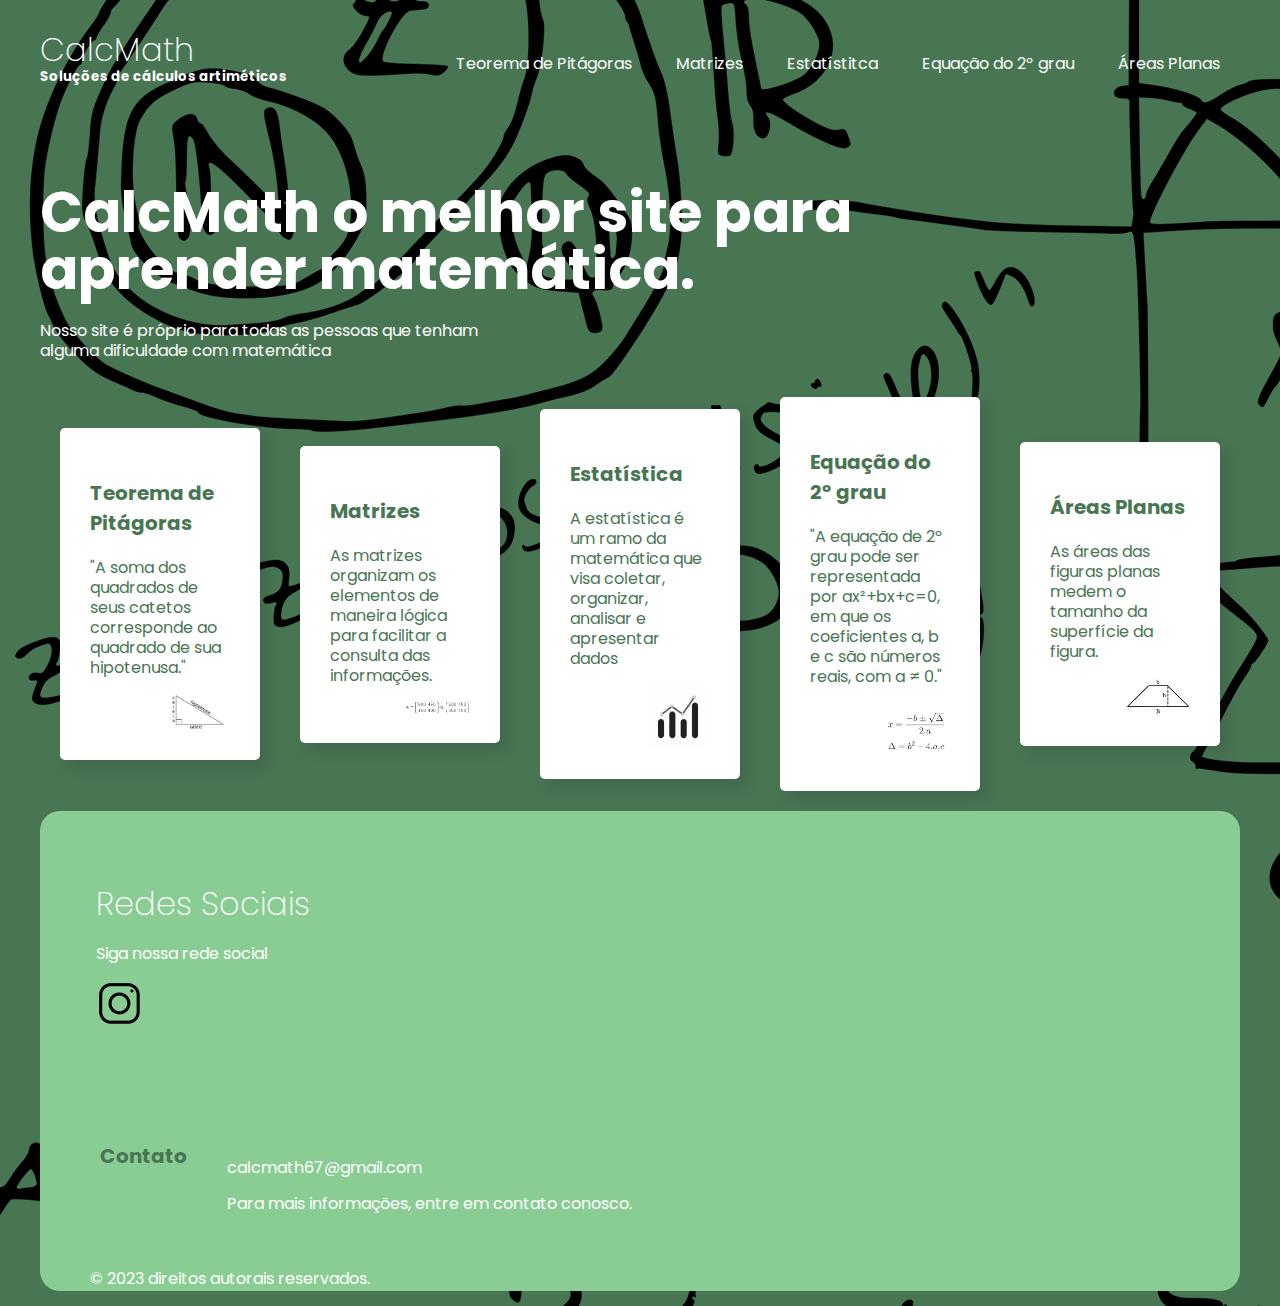
<file: index.html>
<!DOCTYPE html>
<html lang="pt-br">
<head>
    <meta charset="UTF-8">
    <meta http-equiv="X-UA-Compatible" content="IE=edge">
    <meta name="viewport" content="width=device-width, initial-scale=1.0">
    <link rel="stylesheet" href="css/style.css">
    <link rel="preconnect" href="https://fonts.googleapis.com">
<link rel="preconnect" href="https://fonts.gstatic.com" crossorigin>
<link href="https://fonts.googleapis.com/css2?family=Poppins:wght@300&display=swap" rel="stylesheet">
    <title>CalcMath</title>
</head>
<body background="img/pngwing.com (4).png">
    <header>
        <div id="title">
            <h1>CalcMath</h1>
            <h5>Soluções de cálculos artiméticos </h5>
        </div>

        <ul>
            <a href="teo.pi.html"><li>Teorema de Pitágoras</li></a>
            <a href="matriz.html"><li>Matrizes</li></a>
            <a href="estatistica.html"><li>Estatístitca</li></a>
            <a href="equa.html"><li>Equação do 2º grau</li></a>
            <a href="areasplanas.html"><li>Áreas Planas</li></a>
        </ul>
    </header>
      
    <main>
        <aside>
            <h2><span>CalcMath o melhor site para</span></h2>
            <h2> aprender matemática.</h2>
            <p>
            Nosso site é próprio para todas as pessoas que tenham alguma dificuldade com matemática
            </p>
        
        </aside>

    </main>

    <div class="row">
        <div class="card green">
        <a href="teo.pi.html"><h3>Teorema de Pitágoras</h3></a>
          <p>"A soma dos quadrados de seus catetos corresponde ao quadrado de sua hipotenusa."</p>
          <img class="image" src="img/trianguloretanguloteoremadepitagoras.png" alt="teo" />
          
        </div>
   
        <div class="card blue">
         <a href="matriz.html"><h3>Matrizes</h3></a>
          <p>As matrizes organizam os elementos de maneira lógica para facilitar a consulta das informações.</p>
          <img class="image" src="img/matriz.png" alt="matr" />
        </div>
   
        <div class="card red">
         <a href="estatistica.html"><h3>Estatística</h3></a>
          <p>A estatística é um ramo da matemática que visa coletar, organizar, analisar e apresentar dados</p>
          <img class="image" src="img/estat.png" alt="estat" />
        </div>

        <div class="card yellow">
        <a href="equa.html"><h3>Equação do 2º grau</h3></a>
            <p>"A equação de 2º grau pode ser representada por ax²+bx+c=0, em que os coeficientes a, b e c são números reais, com a ≠ 0."</p>
            <img class="image" src="img/Equacao-do-segundo-grau.png" alt="equa" />
          </div>

          <div class="card white">
        <a href="areasplanas.html"><h3>Áreas Planas</h3></a>
            <p>As áreas das figuras planas medem o tamanho da superfície da figura.</p> 
            <img class="image" src="img/Areas-de-Figuras-Planas-Trapezio.png" alt="" />
          </div>
      </div>


    <footer>
      <div id="footer_content">
      <div id="footer_contatos">
        <h1>Redes Sociais</h1>
      <p>Siga nossa rede social</p>
      <div class="social_media">
      <a href="https://instagram.com/calc__math?igshid=MzNlNGNkZWQ4Mg=="  class="footer_link">
        <img src="img/logo-ig-png-32463.png" alt="insta" id="instagram" width="50px" height="50px">
      </a>
      </div>

      </div>
      </div>

      <div class="footer_list">
        <ul>
          <li>
           <h3>Contato</h3><br>
           <li>
         <p>calcmath67@gmail.com</p>
         <p>Para mais informações, entre em contato conosco.</p>
           </li>
          </li>
           </ul>
     
      </div>
      
      <div id="footer_copyright">
      &#169
      2023 direitos autorais reservados.
      </div>
    </footer>
    






</body>
</html>
</file>
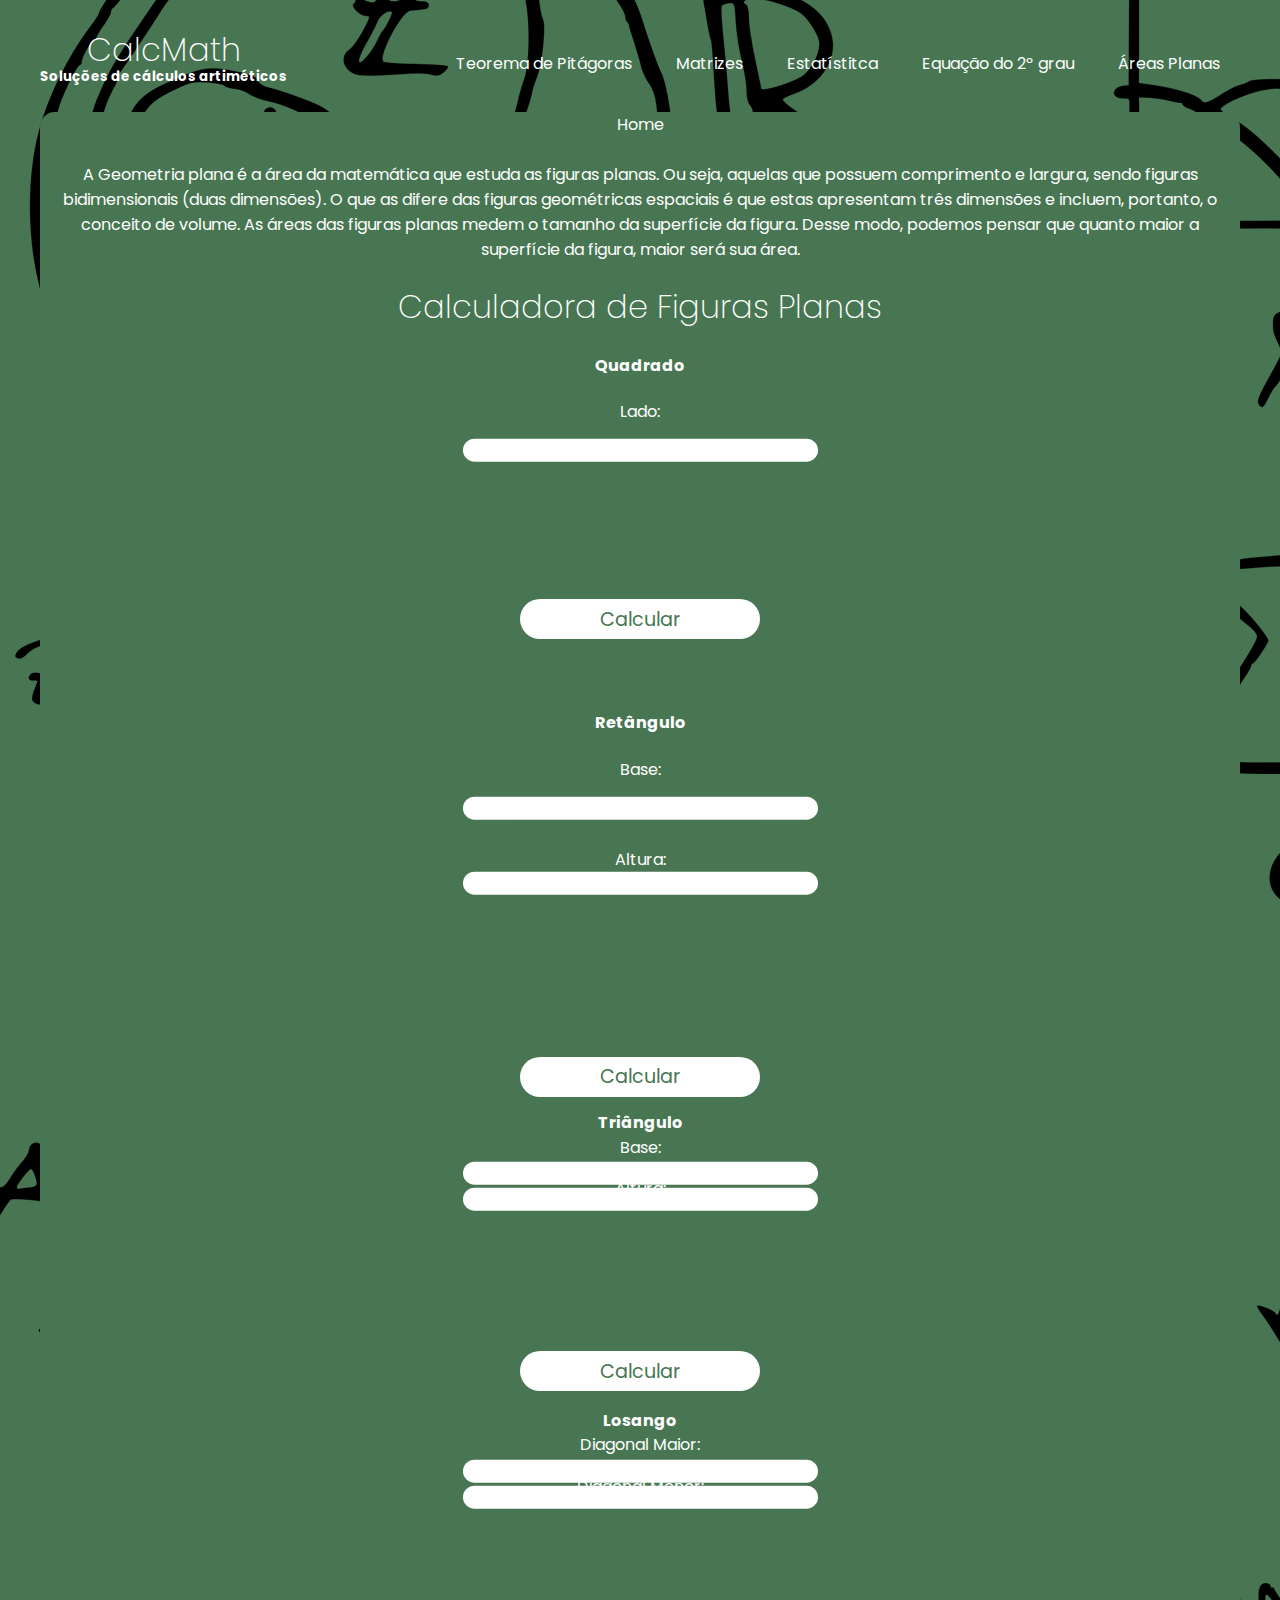
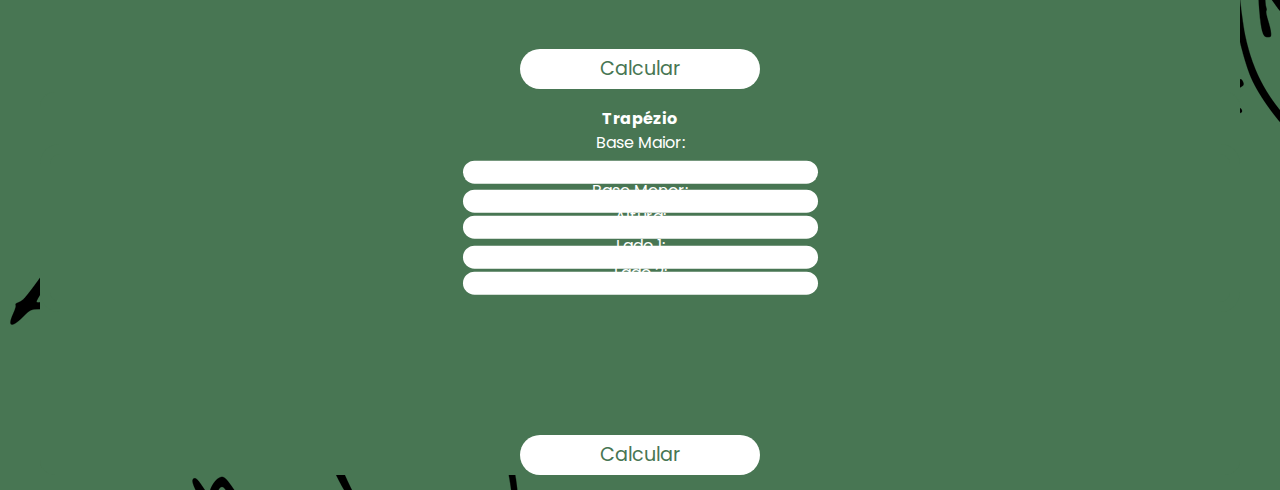
<file: areasplanas.html>
<!DOCTYPE html>
<html lang="pt-br">
<head>
    <meta charset="UTF-8">
    <meta name="viewport" content="width=device-width, initial-scale=1.0">
    <link rel="stylesheet" href="css2/styles.css">
    <link rel="stylesheet" href="css2/areas.css">
    <link rel="preconnect" href="https://fonts.gstatic.com" crossorigin>
<link href="https://fonts.googleapis.com/css2?family=Poppins:wght@300&display=swap" rel="stylesheet">
    <title>Áreas Planas</title>
</head>
<body background="img/pngwing.com (4).png">
        <header>
          <div id="title">
              <h1>CalcMath</h1>
              <h5>Soluções de cálculos artiméticos </h5>
          </div>
      
          <ul>
              <a href="teo.pi.html"><li>Teorema de Pitágoras</li></a>
              <a href="matriz.html"><li>Matrizes</li></a>
              <a href="estatistica.html"><li>Estatístitca</li></a>
              <a href="equa.html"><li>Equação do 2º grau</li></a>
              <a href="areaspla.html"><li>Áreas Planas</li></a>
          </ul>
      </header>

      <script>
      
        function calcularQuadrado() {
          var lado = parseFloat(document.getElementById("ladoQuadrado").value);
    
          var area = lado * lado;
          var perimetro = 4 * lado;
    
          exibirResultado("Quadrado", area, perimetro);
        }
    
    
        function calcularTriangulo() {
          var base = parseFloat(document.getElementById("baseTriangulo").value);
          var altura = parseFloat(document.getElementById("alturaTriangulo").value);
    
          var area = (base * altura) / 2;
          var perimetro = base * 3;
    
          exibirResultado("Triângulo", area, perimetro);
        }
    
        function exibirResultado(figura, area, perimetro) {
          var resultadoElement = document.getElementById("resultado");
          resultadoElement.innerHTML = "";
    
          var figuraLabel = document.createElement("p");
          figuraLabel.classList.add("result-label");
          figuraLabel.textContent = "Figura: " + figura;
    
          var areaLabel = document.createElement("p");
          areaLabel.classList.add("result-label");
          areaLabel.textContent = "Área: " + area.toFixed(2);
    
          var perimetroLabel = document.createElement("p");
          perimetroLabel.classList.add("result-label");
          perimetroLabel.textContent = "Perímetro: " + perimetro.toFixed(2);
    
          resultadoElement.appendChild(figuraLabel);
          resultadoElement.appendChild(areaLabel);
          resultadoElement.appendChild(perimetroLabel);
        }
    
    
        function calcularRetangulo() {
          var base = parseFloat(document.getElementById("baseRetangulo").value);
          var altura = parseFloat(document.getElementById("alturaRetangulo").value);
    
          var area = base * altura;
          var perimetro = 2 * (base + altura);
    
          exibirResultado("Retângulo", area, perimetro);
        }
    
    
        function calcularLosango() {
          var diagonalMaior = parseFloat(document.getElementById("diagonalMaiorLosango").value);
          var diagonalMenor = parseFloat(document.getElementById("diagonalMenorLosango").value);
    
          var area = (diagonalMaior * diagonalMenor) / 2;
          var perimetro = 4 * Math.sqrt((diagonalMaior * diagonalMaior + diagonalMenor * diagonalMenor) / 4);
    
          exibirResultado("Losango", area, perimetro);
        }
    
    
        function calcularTrapezio() {
          var baseMaior = parseFloat(document.getElementById("baseMaiorTrapezio").value);
          var baseMenor = parseFloat(document.getElementById("baseMenorTrapezio").value);
          var altura = parseFloat(document.getElementById("alturaTrapezio").value);
          var lado1 = parseFloat(document.getElementById("lado1Trapezio").value);
          var lado2 = parseFloat(document.getElementById("lado2Trapezio").value);
    
          var area = ((baseMaior + baseMenor) * altura) / 2;
          var perimetro = baseMaior + baseMenor + lado1 + lado2;
    
          exibirResultado("Trapézio", area, perimetro);
        }
    
        function exibirResultado(figura, area, perimetro) {
          var resultadoElement = document.getElementById("resultado");
          resultadoElement.innerHTML = "";
    
          var figuraLabel = document.createElement("p");
          figuraLabel.classList.add("result-label");
          figuraLabel.textContent = "Figura: " + figura;
    
          var areaLabel = document.createElement("p");
          areaLabel.classList.add("result-label");
          areaLabel.textContent = "Área: " + area.toFixed(2);
    
          var perimetroLabel = document.createElement("p");
          perimetroLabel.classList.add("result-label");
          perimetroLabel.textContent = "Perímetro: " + perimetro.toFixed(2);
    
          resultadoElement.appendChild(figuraLabel);
          resultadoElement.appendChild(areaLabel);
          resultadoElement.appendChild(perimetroLabel);
        }
     
      </script>
    
    <div class="container">
      <a href="index.html" id="link">Home</a> <br>
      <br>
        A Geometria plana é a área da matemática que estuda as figuras planas. Ou seja, aquelas que possuem comprimento e largura, sendo figuras bidimensionais (duas dimensões).
        O que as difere das figuras geométricas espaciais é que estas apresentam três dimensões e incluem, portanto, o conceito de volume.
        As áreas das figuras planas medem o tamanho da superfície da figura. Desse modo, podemos pensar que quanto maior a superfície da figura, maior será sua área.
    


        <h1>Calculadora de Figuras Planas</h1>
    
        <h4>Quadrado</h4>
        <label for="ladoQuadrado" class="input-label">Lado:</label>
        <div class="input">
        <input type="number" id="ladoQuadrado">
      </div>
      <div id="btn">
        <button onclick="calcularQuadrado()">Calcular</button>
      </div>
      <br>

     <br><h4>Retângulo</h4>
     <label for="baseRetangulo" class="input-label">Base:</label>
     <div class="input">
     <input type="number" id="baseRetangulo">
     <br>
     <br><label for="alturaRetangulo" class="input-label">Altura:</label>
     <br><input type="number" id="alturaRetangulo">
     </div>
     <br>
     <div id="btn">
     <button onclick="calcularRetangulo()">Calcular</button>
    
    <br>
    
    <br><h4>Triângulo</h4>
    <label for="baseTriangulo" class="input-label">Base:</label>
    <div class="input">
    <input type="number" id="baseTriangulo">
    <br>
    <label for="alturaTriangulo" class="input-label">Altura:</label>
    <br><input type="number" id="alturaTriangulo">
  </div>
  <br>
  <div id="btn">
    <button onclick="calcularTriangulo()">Calcular</button>
  </div>
<br>
  <div></div>
   <br> <h4>Losango</h4>
    <label for="diagonalMaiorLosango" class="input-label">Diagonal Maior:</label>
    <div class="input">
    <input type="number" id="diagonalMaiorLosango">
    <br>
    <label for="diagonalMenorLosango" class="input-label">Diagonal Menor:</label>
    <br><input type="number" id="diagonalMenorLosango">
  </div>
  <br>

  <div id="btn">
    <button onclick="calcularLosango()">Calcular</button>
  </div>

<br>
  <div class="container">
   <br><h4>Trapézio</h4>
    <label for="baseMaiorTrapezio" class="input-label">Base Maior:</label>
    <div class="input">
    <br><input type="number" id="baseMaiorTrapezio">
    <br>
    <br>
    <label for="baseMenorTrapezio" class="input-label">Base Menor:</label>
    <br><input type="number" id="baseMenorTrapezio">
    <br>
    <label for="alturaTrapezio" class="input-label">Altura:</label>
    <br><input type="number" id="alturaTrapezio">
    <br>
    <br>
    <label for="lado1Trapezio" class="input-label">Lado 1:</label>
    <br><input type="number" id="lado1Trapezio">
    <br>
    <label for="lado2Trapezio" class="input-label">Lado 2:</label>
    <br><input type="number" id="lado2Trapezio"> 
    <br>
  </div>
    <br>
  <div id="btn">
    <button onclick="calcularTrapezio()">Calcular</button></div>
  

    <div id="resultado"></div>
  </div>

  </div>
</body>
</html>
</file>
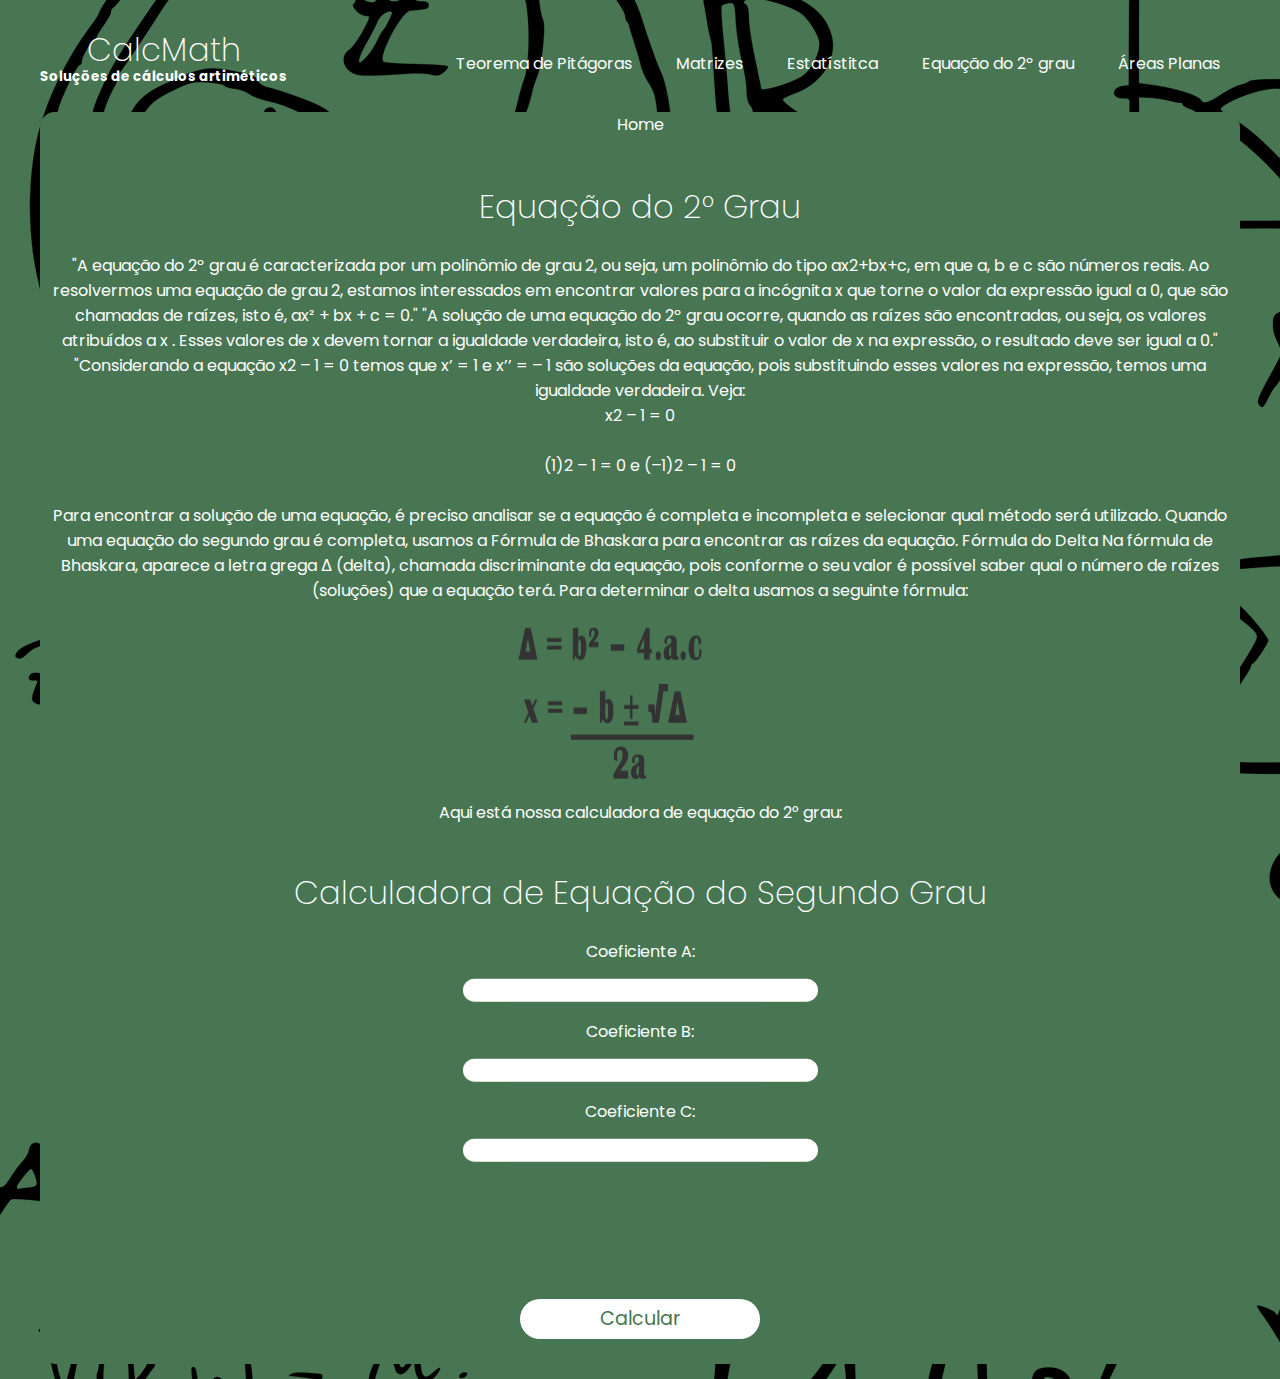
<file: equa.html>
<!DOCTYPE html>
<html lang="pt-br">
<head>
    <meta charset="UTF-8">
    <meta name="viewport" content="width=device-width, initial-scale=1.0">
    <link rel="stylesheet" href="css2/styles.css">
    <link rel="stylesheet" href="css2/equa.css">
    <link rel="preconnect" href="https://fonts.gstatic.com" crossorigin>
<link href="https://fonts.googleapis.com/css2?family=Poppins:wght@300&display=swap" rel="stylesheet">
    <title>Equação do 2º grau</title>
</head>
<body background="img/pngwing.com (4).png">
        <header>
          <div id="title">
              <h1>CalcMath</h1>
              <h5>Soluções de cálculos artiméticos </h5>
          </div>
      
          <ul>
              <a href="teo.pi.html"><li>Teorema de Pitágoras</li></a>
              <a href="matriz.html"><li>Matrizes</li></a>
              <a href="estatistica.html"><li>Estatístitca</li></a>
              <a href="equa.html"><li>Equação do 2º grau</li></a>
              <a href="areaspla.html"><li>Áreas Planas</li></a>
          </ul>
      </header>
      <script>
        function resolverEquacao() {
          var a = parseFloat(document.getElementById("coeficienteA").value);
          var b = parseFloat(document.getElementById("coeficienteB").value);
          var c = parseFloat(document.getElementById("coeficienteC").value);
    
          var discriminante = b * b - 4 * a * c;
          var solucao1, solucao2;
    
          if (discriminante > 0) {
            solucao1 = (-b + Math.sqrt(discriminante)) / (2 * a);
            solucao2 = (-b - Math.sqrt(discriminante)) / (2 * a);
            exibirResultado("Duas raízes reais diferentes: x1 = " + solucao1.toFixed(2) + ", x2 = " + solucao2.toFixed(2));
          } else if (discriminante === 0) {
            solucao1 = -b / (2 * a);
            exibirResultado("Uma raiz real: x = " + solucao1.toFixed(2));
          } else {
            exibirResultado("Não existem raízes reais.");
          }
        }
    
        function exibirResultado(resultado) {
          var resultadoElement = document.getElementById("resultado");
          resultadoElement.innerHTML = "";
    
          var resultadoLabel = document.createElement("p");
          resultadoLabel.classList.add("result-label");
          resultadoLabel.textContent = resultado;
    
          resultadoElement.appendChild(resultadoLabel);
        }
      </script>
    </head>


    
    
      <div class="container">
        <a href="index.html" id="link">Home</a> <br>
        <br>
        <h1>Equação do 2° Grau</h1>
        
          "A equação do 2º grau é caracterizada por um polinômio de grau 2, ou seja, um polinômio do tipo ax2+bx+c, em que a, b e c são números reais. Ao resolvermos uma equação de grau 2, estamos interessados em encontrar valores para a incógnita x que torne o valor da expressão igual a 0, que são chamadas de raízes, isto é, ax² + bx + c = 0."


          "A solução de uma equação do 2º grau ocorre, quando as raízes são encontradas, ou seja, os valores atribuídos a x . Esses valores de x devem tornar a igualdade verdadeira, isto é, ao substituir o valor de x na expressão, o resultado deve ser igual a 0."
          "Considerando a equação x2 – 1 = 0 temos que x’ = 1 e x’’ = – 1 são soluções da equação, pois substituindo esses valores na expressão, temos uma igualdade verdadeira. Veja: 
        <br>  x2 – 1 = 0 
        <br>
         <br> (1)2 – 1 = 0 e (–1)2 – 1 = 0

 <br>
        <br> Para encontrar a solução de uma equação, é preciso analisar se a equação é completa e incompleta e selecionar qual método será utilizado.
         Quando uma equação do segundo grau é completa, usamos a Fórmula de Bhaskara para encontrar as raízes da equação.
        
        Fórmula do Delta
        Na fórmula de Bhaskara, aparece a letra grega Δ (delta), chamada discriminante da equação, pois conforme o seu valor é possível saber qual o número de raízes (soluções) que a equação terá.
        
        Para determinar o delta usamos a seguinte fórmula:
       
        <div id="image">
         <img src="img/pngwing.com (2).png" alt="equa" width="200px" height="200px">
        </div>

      <p> Aqui está nossa calculadora de equação do 2° grau:</p>
      <br>

        <h1>Calculadora de Equação do Segundo Grau</h1>
        <label for="coeficienteA" class="input-label">Coeficiente A:</label>
        <div class="input">
        <input type="number" id="coeficienteA">
      </div>
        <label for="coeficienteB" class="input-label">Coeficiente B:</label>
        <div class="input">
        <input type="number" id="coeficienteB">
      </div>
        <label for="coeficienteC" class="input-label">Coeficiente C:</label>
        <div class="input">
        <input type="number" id="coeficienteC">
      </div>

      <div id="btn">
        <button onclick="resolverEquacao()">Calcular</button>
      </div>
      <br>
        <div id="resultado"></div>
      </div>

</body>
</html>
</file>
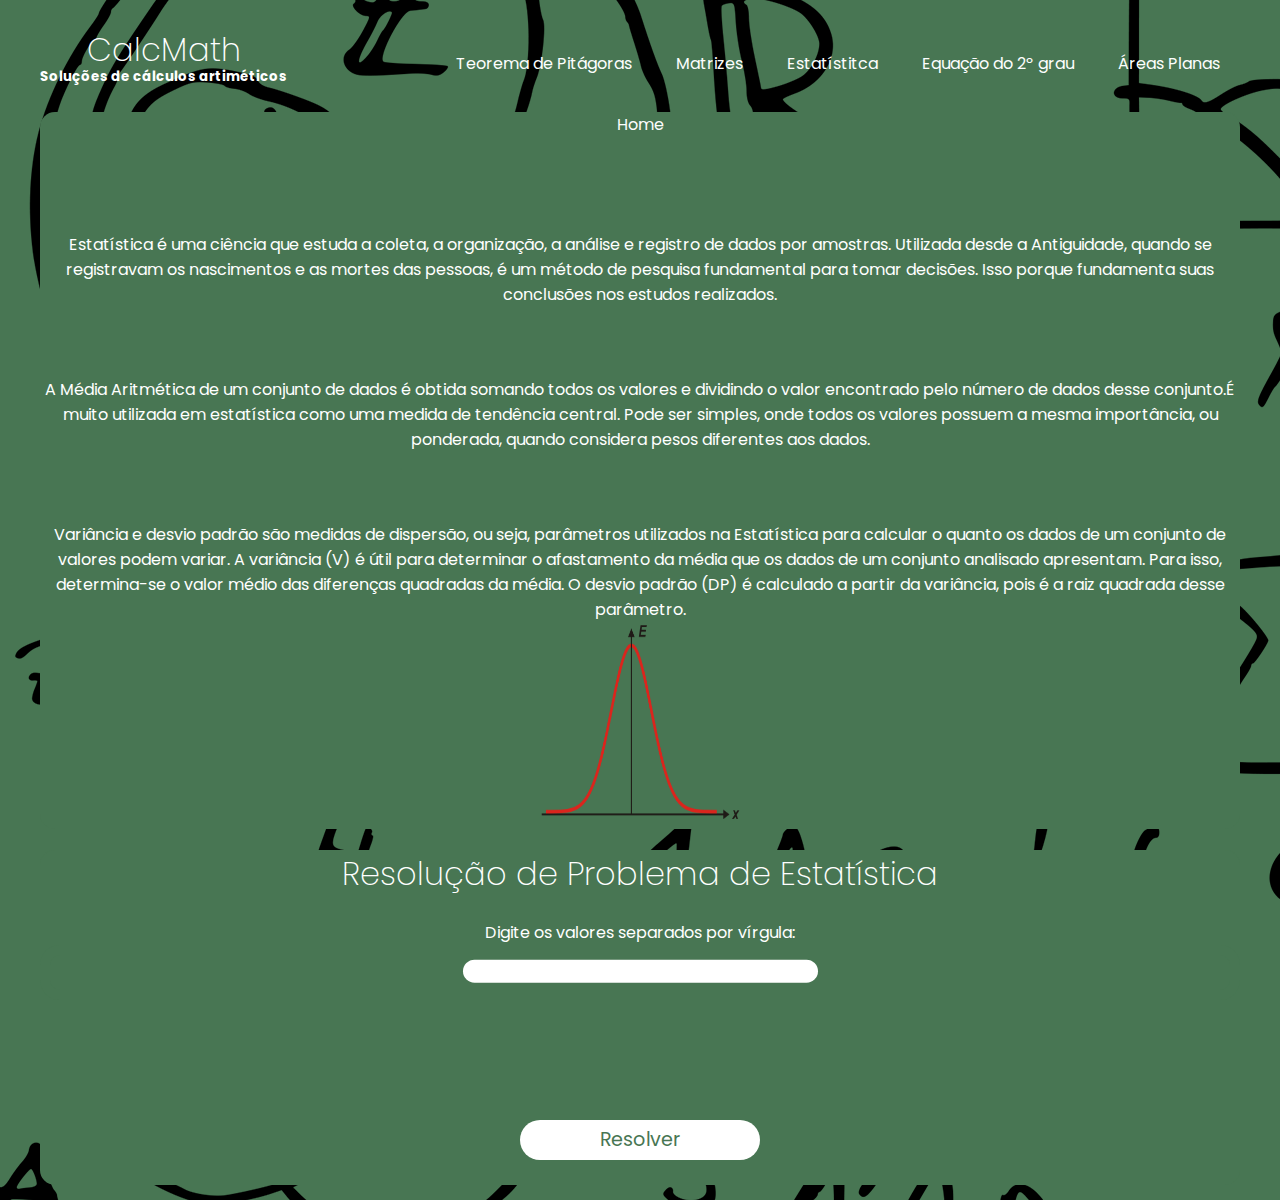
<file: estatistica.html>
<!DOCTYPE html>
<html lang="pt-br">
<head>
    <meta charset="UTF-8">
    <meta name="viewport" content="width=device-width, initial-scale=1.0">
    <link rel="stylesheet" href="css2/styles.css">
    <link rel="stylesheet" href="css2/estatistica.css">
    <link rel="preconnect" href="https://fonts.gstatic.com" crossorigin>
<link href="https://fonts.googleapis.com/css2?family=Poppins:wght@300&display=swap" rel="stylesheet">
    <title>Estatística</title>
</head>
<body background="img/pngwing.com (4).png">
        <header>
          <div id="title">
              <h1>CalcMath</h1>
              <h5>Soluções de cálculos artiméticos </h5>
          </div>
      
          <ul>
              <a href="teo.pi.html"><li>Teorema de Pitágoras</li></a>
              <a href="matriz.html"><li>Matrizes</li></a>
              <a href="estatistica.html"><li>Estatístitca</li></a>
              <a href="equa.html"><li>Equação do 2º grau</li></a>
              <a href="areaspla.html"><li>Áreas Planas</li></a>
          </ul>
      </header>
      <script>
    function resolverProblema() {
        var valores = document.getElementById("valores").value;
        var valoresArray = valores.split(",").map(Number);
  
        var soma = valoresArray.reduce((total, valor) => total + valor, 0);
        var media = soma / valoresArray.length;
  
        var diferencaQuadrados = valoresArray.map(valor => Math.pow(valor - media, 2));
        var somaDiferencaQuadrados = diferencaQuadrados.reduce((total, valor) => total + valor, 0);
        var variancia = somaDiferencaQuadrados / valoresArray.length;
        var desvioPadrao = Math.sqrt(variancia);
  
        exibirResultado(media, variancia, desvioPadrao);
      }
  
      function exibirResultado(media, variancia, desvioPadrao) {
        var resultadoContainer = document.getElementById("resultado-container");
        resultadoContainer.innerHTML = "";
  
        var mediaLabel = document.createElement("p");
        mediaLabel.classList.add("result-label");
        mediaLabel.textContent = "Média: " + media.toFixed(2);
  
        var varianciaLabel = document.createElement("p");
        varianciaLabel.classList.add("result-label");
        varianciaLabel.textContent = "Variância: " + variancia.toFixed(2);
  
        var desvioPadraoLabel = document.createElement("p");
        desvioPadraoLabel.classList.add("result-label");
        desvioPadraoLabel.textContent = "Desvio Padrão: " + desvioPadrao.toFixed(2);
  
        resultadoContainer.appendChild(mediaLabel);
        resultadoContainer.appendChild(varianciaLabel);
        resultadoContainer.appendChild(desvioPadraoLabel);
      }
    </script>

    <div class="container">
      <a href="index.html" id="link">Home</a> <br>
      <br>

    <p> <h3>Estatística</h3>
        Estatística é uma ciência que estuda a coleta, a organização, a análise e registro de dados por amostras.
        Utilizada desde a Antiguidade, quando se registravam os nascimentos e as mortes das pessoas, é um método de pesquisa fundamental para tomar decisões. Isso porque fundamenta suas conclusões nos estudos realizados.

       <h3>Média Aritmética</h3>
        A Média Aritmética de um conjunto de dados é obtida somando todos os valores e dividindo o valor encontrado pelo número de dados desse conjunto.É muito utilizada em estatística como uma medida de tendência central.
        Pode ser simples, onde todos os valores possuem a mesma importância, ou ponderada, quando considera pesos diferentes aos dados.

        <h3>Variância e Desvio Padrão</h3>
       
            Variância e desvio padrão são medidas de dispersão, ou seja, parâmetros utilizados na Estatística para calcular o quanto os dados de um conjunto de valores podem variar.
            A variância (V) é útil para determinar o afastamento da média que os dados de um conjunto analisado apresentam. Para isso, determina-se o valor médio das diferenças quadradas da média.
            O desvio padrão (DP) é calculado a partir da variância, pois é a raiz quadrada desse parâmetro.
        
    </p>
      <div class="image">
      <img src="img/pngegg (1).png" alt="estat" width="200px" height="200px">
      </div>
    </div>


    <div class="container">
      <h1>Resolução de Problema de Estatística</h1>

      <label for="valores" class="input-label">Digite os valores separados por vírgula:</label>
       <div class="input">
      <input type="text" id="valores">
    </div>
     
    <div id="btn">
      <button onclick="resolverProblema()">Resolver</button>
    </div>

      <br><div id="resultado-container" class="result-container"></div>
    
    </div>


</body>
</html>
</file>
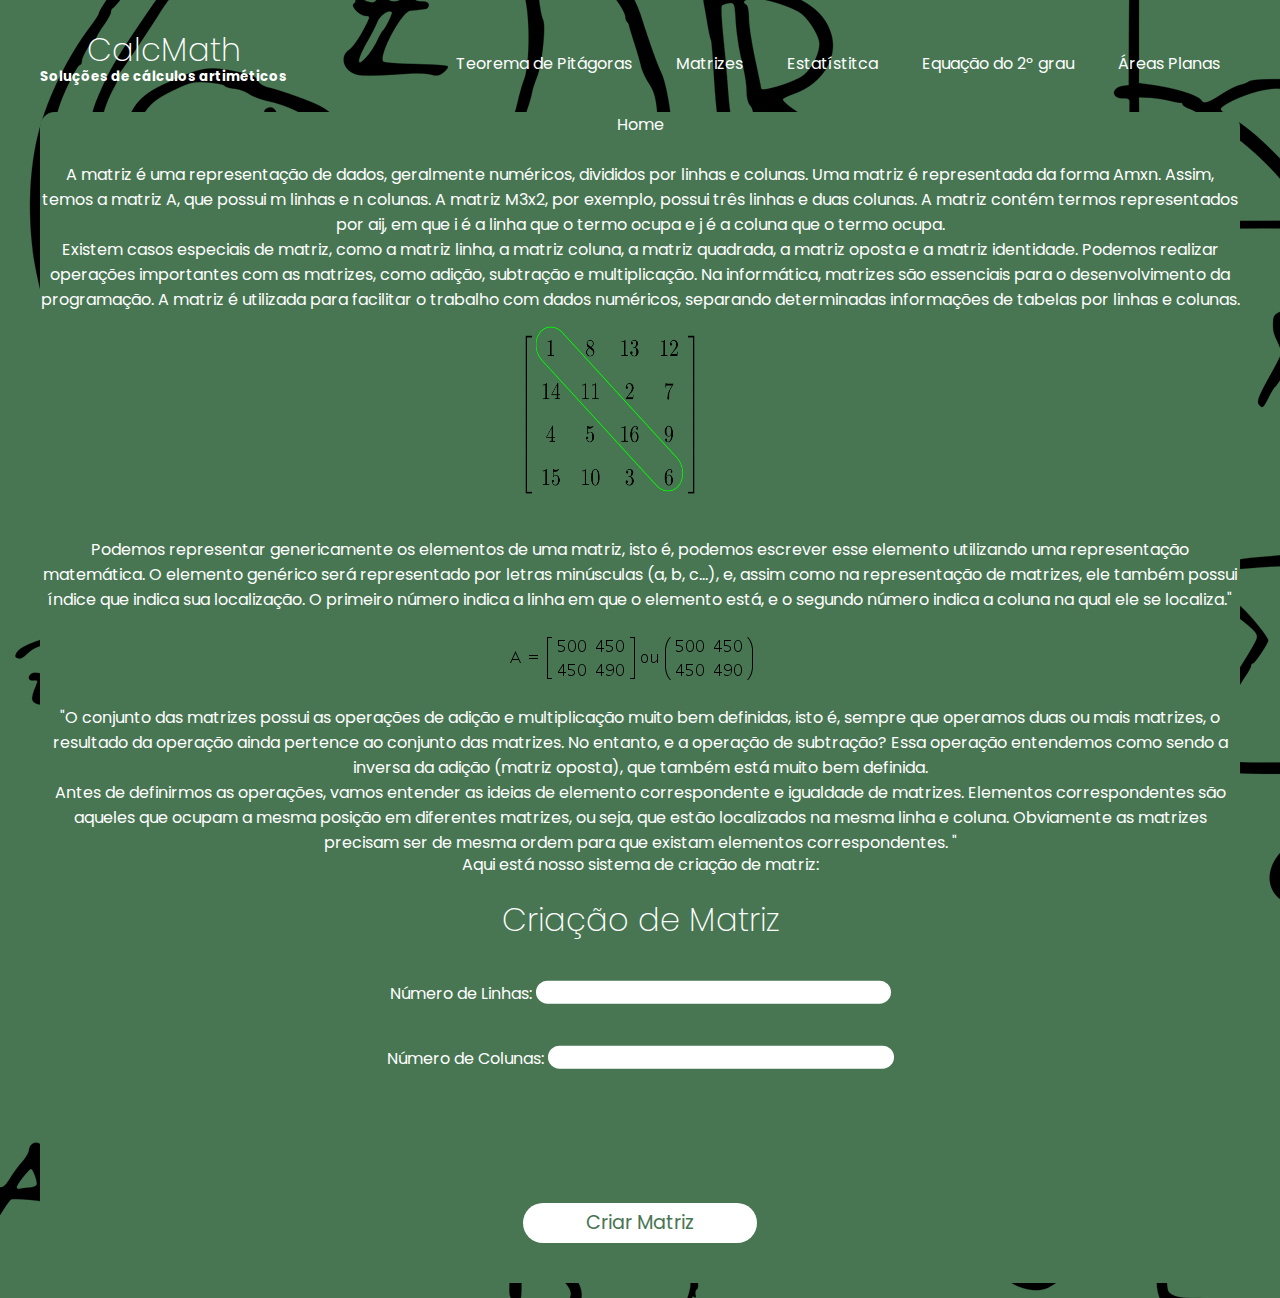
<file: matriz.html>
<!DOCTYPE html>
<html lang="pt-br">
<head>
    <meta charset="UTF-8">
    <meta name="viewport" content="width=device-width, initial-scale=1.0">
    <link rel="stylesheet" href="css2/styles.css">
    <link rel="stylesheet" href="css2/matriz.css">
    <link rel="preconnect" href="https://fonts.gstatic.com" crossorigin>
<link href="https://fonts.googleapis.com/css2?family=Poppins:wght@300&display=swap" rel="stylesheet">
    <title>Matrizes</title>
</head>
<body background="img/pngwing.com (4).png">
        <header>
          <div id="title">
              <h1>CalcMath</h1>
              <h5>Soluções de cálculos artiméticos </h5>
          </div>
      
          <ul>
              <a href="teo.pi.html"><li>Teorema de Pitágoras</li></a>
              <a href="matriz.html"><li>Matrizes</li></a>
              <a href="estatistica.html"><li>Estatístitca</li></a>
              <a href="equa.html"><li>Equação do 2º grau</li></a>
              <a href="areaspla.html"><li>Áreas Planas</li></a>
          </ul>
      </header>

    <script>
        function criarMatriz() {
      var numLinhas = parseInt(document.getElementById("numLinhas").value);
      var numColunas = parseInt(document.getElementById("numColunas").value);

      var matriz = [];

      for (var i = 0; i < numLinhas; i++) {
        var linha = [];
        for (var j = 0; j < numColunas; j++) {
          var elemento = Math.floor(Math.random() * 100) + 1; // Preenche com números inteiros de 1 a 100
          linha.push(elemento);
        }
        matriz.push(linha);
      }

      exibirMatriz(matriz);
    }

    function exibirMatriz(matriz) {
      var resultado = document.getElementById("resultado");
      resultado.innerHTML = "";

      for (var i = 0; i < matriz.length; i++) {
        var linha = matriz[i];
        var linhaHTML = "<p>";
        for (var j = 0; j < linha.length; j++) {
          linhaHTML += linha[j] + " ";
        }
        linhaHTML += "</p>";
        resultado.innerHTML += linhaHTML;
      }
    }
    </script>
    <div class="container">
      <a href="index.html" id="link">Home</a> <br>
    
      <br>
    A matriz é uma representação de dados, geralmente numéricos, divididos por linhas e colunas. Uma matriz é representada da forma Amxn.  Assim, temos a matriz A, que possui m linhas e n colunas. A matriz M3x2, por exemplo, possui três linhas e duas colunas. A matriz contém termos representados por aij, em que i é a linha que o termo ocupa e j é a coluna que o termo ocupa.
    <br>
    Existem casos especiais de matriz, como a matriz linha, a matriz coluna, a matriz quadrada, a matriz oposta e a matriz identidade. Podemos realizar operações importantes com as matrizes, como adição, subtração e multiplicação. Na informática, matrizes são essenciais para o desenvolvimento da programação. A matriz é utilizada para facilitar o trabalho com dados numéricos, separando determinadas informações de tabelas por linhas e colunas.
   

    <div id="image">
     <img src="img/kisspng-diagonal-matrix-diagonal-matrix-macierz-skalarna-t-5bea3075c94b02.7277953915420744858245.png" alt="matriz" width="200px" height="200px" >
    </div>

    <br>
    Podemos representar genericamente os elementos de uma matriz, isto é, podemos escrever esse elemento utilizando uma representação matemática. O elemento genérico será representado por letras minúsculas (a, b, c…), e, assim como na representação de matrizes, ele também possui índice que indica sua localização. O primeiro número indica a linha em que o elemento está, e o segundo número indica a coluna na qual ele se localiza."
    <br>

    <br> <div id="image">
    <img src="img/matriz.png" alt="">
     </div>

    <br> "O conjunto das matrizes possui as operações de adição e multiplicação muito bem definidas, isto é, sempre que operamos duas ou mais matrizes, o resultado da operação ainda pertence ao conjunto das matrizes. No entanto, e a operação de subtração? Essa operação entendemos como sendo a inversa da adição (matriz oposta), que também está muito bem definida.
    <br>
    Antes de definirmos as operações, vamos entender as ideias de elemento correspondente e igualdade de matrizes. Elementos correspondentes são aqueles que ocupam a mesma posição em diferentes matrizes, ou seja, que estão localizados na mesma linha e coluna. Obviamente as matrizes precisam ser de mesma ordem para que existam elementos correspondentes. "
    
    <br> <p>
        Aqui está nosso sistema de criação de matriz:
      </p>

<div class="h1">
    <h1>Criação de Matriz</h1>
    </div>
    <div class="input">
    <div class="matriz">
    <label for="numLinhas">Número de Linhas:</label>
    <input type="number" id="numLinhas">
    </div>
    <br>
    
    <div class="input">
    <label for="numColunas">Número de Colunas:</label>
    <input type="number" id="numColunas">
    </div>

    <div id="btn">
    <button id="botao" onclick="criarMatriz()">Criar Matriz</button>
    </div>
    <br>
    <div id="resultado">

    </div>
</body>
</html>
</file>
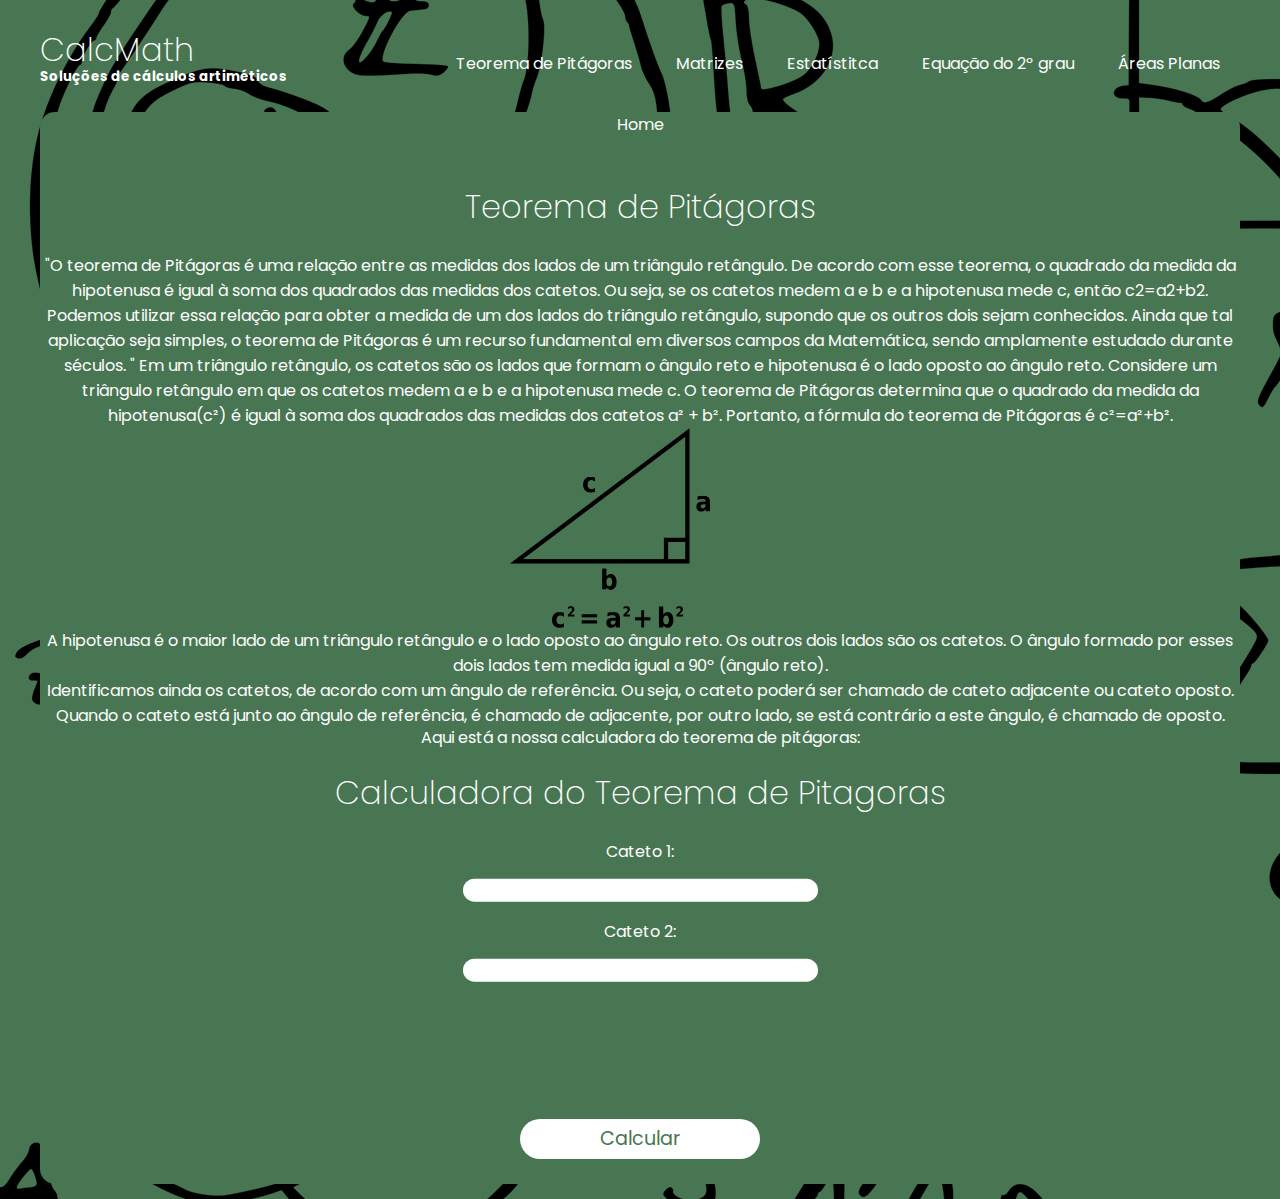
<file: teo.pi.html>
<!DOCTYPE html>
<html lang="pt-br">
<head>
    <meta charset="UTF-8">
    <meta name="viewport" content="width=device-width, initial-scale=1.0">
    <link rel="stylesheet" href="css2/styles.css">
    <link rel="preconnect" href="https://fonts.gstatic.com" crossorigin>
<link href="https://fonts.googleapis.com/css2?family=Poppins:wght@300&display=swap" rel="stylesheet">
  <link rel="stylesheet" href="css2/teo.css">
    <title>Teorema de Pitágoras</title>
</head>
<body background="img/pngwing.com (4).png">
  <header>
    <div id="title">
        <h1>CalcMath</h1>
        <h5>Soluções de cálculos artiméticos </h5>
    </div>

    <ul>
        <a href="teo.pi.html"><li>Teorema de Pitágoras</li></a>
        <a href="matriz.html"><li>Matrizes</li></a>
        <a href="estatistica.html"><li>Estatístitca</li></a>
        <a href="equa.html"><li>Equação do 2º grau</li></a>
        <a href="areaspla.html"><li>Áreas Planas</li></a>
    </ul>
</header>

<script>
  
    function calcularHipotenusa() {
      var cateto1 = parseFloat(document.getElementById("cateto1").value);
      var cateto2 = parseFloat(document.getElementById("cateto2").value);

      var hipotenusa = Math.sqrt(cateto1 * cateto1 + cateto2 * cateto2);

      exibirResultado(hipotenusa);
    }

    function exibirResultado(hipotenusa) {
      var resultadoElement = document.getElementById("resultado");
      resultadoElement.innerHTML = "";

      var resultLabel = document.createElement("p");
      resultLabel.classList.add("result-label");
      resultLabel.textContent = "Hipotenusa: " + hipotenusa.toFixed(2);

      resultadoElement.appendChild(resultLabel);
    }
  
</script>

<div class="container">
  <a href="index.html" id="link">Home</a> <br>
  <br>
  <h1>Teorema de Pitágoras</h1>
   "O teorema de Pitágoras é uma relação entre as medidas dos lados de um triângulo retângulo. De acordo com esse teorema, o quadrado da medida da hipotenusa é igual à soma dos quadrados das medidas dos catetos. Ou seja, se os catetos medem a e b e a hipotenusa mede c, então c2=a2+b2.
    Podemos utilizar essa relação para obter a medida de um dos lados do triângulo retângulo, supondo que os outros dois sejam conhecidos. Ainda que tal aplicação seja simples, o teorema de Pitágoras é um recurso fundamental em diversos campos da Matemática, sendo amplamente estudado durante séculos. " Em um triângulo retângulo, os catetos são os lados que formam o ângulo reto e hipotenusa é o lado oposto ao ângulo reto. 
    Considere um triângulo retângulo em que os catetos medem a e b e a hipotenusa mede c. O teorema de Pitágoras determina que o quadrado da medida da hipotenusa(c²) é igual à soma dos quadrados das medidas dos catetos a² + b². Portanto, a fórmula do teorema de Pitágoras é c²=a²+b².

    <br><div id="image">
      <img src="img/pngwing.com (5).png" alt="teo" width="200px" height="200px">
      </div>
    
    A hipotenusa é o maior lado de um triângulo retângulo e o lado oposto ao ângulo reto. Os outros dois lados são os catetos. O ângulo formado por esses dois lados tem medida igual a 90º (ângulo reto). <br>
 Identificamos ainda os catetos, de acordo com um ângulo de referência. Ou seja, o cateto poderá ser chamado de cateto adjacente ou cateto oposto.
  Quando o cateto está junto ao ângulo de referência, é chamado de adjacente, por outro lado, se está contrário a este ângulo, é chamado de oposto.


  <br> <p>
    Aqui está a nossa calculadora do teorema de pitágoras:
  </p>

  <h1>Calculadora do Teorema de Pitagoras</h1>
  <label for="cateto1" class="input-label">Cateto 1:</label>
<div class="input">
  <input type="number" id="cateto1">
</div>

<label for="cateto2" class="input-label">Cateto 2:</label>
<div class="input">
  <input type="number" id="cateto2">
</div>

<div id="btn">
  <button onclick="calcularHipotenusa()">Calcular</button>
</div>
  <br><div id="resultado"></div>
</div>

</div>
</body>
</html>
</file>
<file: css/style.css>
body{
    background-color: rgb(72, 118, 83);
    color: white;
    font-family: 'Poppins', sans-serif;
    max-width: 1200px;
    margin: 0 auto;
    padding: 15px;
    
    
}

header{
    display: flex;
    flex-direction: row;
    justify-content: space-between;
    align-items: center;
}

#title{
    flex-direction: column;
    line-height: 5px;
}

li{
    display: inline-block;
    margin: 20px;
}

a{
    color: rgb(253, 254, 254);
}

a:hover{
    color: rgb(138, 205, 148);
    transition: 0.3s all;
}

h1{
    font-weight: 200;
}

main{
    display: flex;
    flex-direction: row;
    margin-top: 50px;
}

h2, h4{
    font-size: 56px;
    line-height: 10px;
    font-family: 'Poppins', sans-serif
    
}

span{
    color: rgb(255, 255, 255);
}

p{
    line-height: 20px;
    max-width: 500px;
    font-family: 'Poppins', sans-serif;
}



h3{
    color: rgb(72, 118, 83);
    font-size: 20px;
}



  .row {
    display: flex;
    justify-content: center;
    align-items: center;
  }

  .card {
    border-radius: 5px;
    box-shadow: 7px 7px 13px 0px rgba(50, 50, 50, 0.22);
    padding: 30px;
    margin: 20px;
    width: 400px;
    transition: all 0.3s ease-out;
    background-color: #ffffff;
  }

  .card:hover {
    transform: translateY(-5px);
    cursor: pointer;
  }
   
  .card p {
    color: rgb(72, 118, 83);
    font-size: 16px;
  }
   
  .image {
    float: right;
    max-width: 64px;
    max-height: 64px;
  }


.container{
   background-color:rgb(138, 205, 148);
   border-radius: 15px;
   color:rgb(72, 118, 83);
   margin: auto;
}

footer{
    width: 100%;
    color: var(--color-neutral-40);
    background-color: rgb(138, 205, 148);
    border-radius: 20px;
}

#footer_content{
    background-color: var(--color-neutral-10);
    display: grid;
    grid-template-columns: repeat(4, 1fr);
    padding: 3rem 3.5rem;
}

#footer_contatos h1 {
   margin-bottom: 0.75rem;
}

#footer_social_media{
    display: flex;
    gap: 2rem;
    margin-top: 1.5rem;
    border-radius: 20px;
}

#footer_list{
    display: flex;
    flex-direction: row;
    justify-content: space-between;
    align-items: center;
}

#footer_social_media .footer_link{
    height: 2.5rem;
    width: 2.5rem;
    color: var(--color-neutral-40);
    border-radius: 20px;
}

#instagram{
    background: transparent;
    left: 30px;
}

#footer_copyright{
    margin-left: 50px;
}
</file>
<file: css2/styles.css>
body{
    background-color: rgb(72, 118, 83);
    color: white;
    font-family: 'Poppins', sans-serif;
    max-width: 1200px;
    margin: 0 auto;
    padding: 15px;
    
    
}

header{
    display: flex;
    flex-direction: row;
    justify-content: space-between;
    align-items: center;
}

#title{
    flex-direction: column;
    line-height: 5px;
}

li{
    display: inline-block;
    margin: 20px;
}

a{
    color: rgb(253, 254, 254);
}

a:hover{
    color: rgb(138, 205, 148);
    transition: 0.3s all;
}

h1{
    font-weight: 200;
    font-family:  'Poppins', sans-serif;;
}

main{
    display: flex;
    flex-direction: row;
    margin-top: 50px;
}

h2{
    font-size: 56px;
    line-height: 10px;
    font-family: 'Poppins', sans-serif;
    
}

span{
    color: rgb(255, 255, 255);
}

p{
    line-height: 20px;
    max-width: 500px;
    font-family: 'Poppins', sans-serif;
}



h3{
    color: rgb(72, 118, 83);
    font-size: 20px;
}
</file>
<file: css2/areas.css>
body{
    background-color: rgb(72, 118, 83);
    color: white;
    font-family: 'Poppins', sans-serif;
    max-width: 1200px;
    margin: 0 auto;
    padding: 15px;
    
    
}

header{
    display: flex;
    flex-direction: row;
    justify-content: space-between;
    align-items: center;
}

#title{
    flex-direction: column;
    line-height: 5px;
}

li{
    display: inline-block;
    margin: 20px;
}

a{
    color: rgb(253, 254, 254);
}

a:hover{
    color: rgb(138, 205, 148);
    transition: 0.3s all;
}

h1{
    font-weight: 200;
    font-family:  'Poppins', sans-serif;
    text-align: center;
}

main{
    display: flex;
    flex-direction: row;
    margin-top: 50px;
}

h2{
    font-size: 56px;
    line-height: 10px;
    font-family: 'Poppins', sans-serif;
    
}

span{
    color: rgb(255, 255, 255);
}

p{
    line-height: 20px;
    max-width: 500px;
    font-family: 'Poppins', sans-serif;
}



h3{
    color: rgb(72, 118, 83);
    font-size: 20px;
}


p{
    text-align: center;
    margin: auto;
    list-style: none;
}

.container{
    background-color: rgb(72, 118, 83);
    border-radius: 15px;
    color: #ffffff;
    margin: auto;
    text-align: center;
}

.input{
    margin: 0pxn 0px 12px -5px;
    border: 10px rgb(72, 118, 83) solid;
    border-radius: 20px;
    min-width: 280px;
    padding: 5px;
    text-align: center;

}

.input input{
  width: 30%;
  border: none;
  outline: none;
  font-family: 'Poppins', sans-serif;
  transform: translateY(-10%);
  color:rgb(72, 118, 83) ;
  font-size: 11pt;
  border-radius: 20px;
  text-align: center;

}


#btn{
    margin-top: 10%;
    width: 100%;
    text-align: center;
    line-height: 20%;
}

#btn button{
    font-family: 'Poppins', sans-serif;
    background: #ffffff;
    width: 20%;
    height: 40px;
    border: none ;
    font-size: 1.2em;
    color: rgb(72, 118, 83);
    border-radius: 20px;
    outline: none;
    cursor: pointer;
}

#btn button:hover{
    background-color:rgb(72, 118, 83);
    color: #ffffff;
}

#resultado{
    text-align: center;
    background-color: #ffffff;
    color: rgb(72, 118, 83);
    border-radius: 20px;
    width: 30%;
    cursor: pointer;
    outline: none;
    border: none;
    margin: auto;
}

#image{
    display: flex;
    flex-direction: row;
    justify-content: space-between;
    align-items: center;
    margin-left: 470px;
}

#link{
    text-decoration: none;
}
</file>
<file: css2/equa.css>
body{
    background-color: rgb(72, 118, 83);
    color: white;
    font-family: 'Poppins', sans-serif;
    max-width: 1200px;
    margin: 0 auto;
    padding: 15px;
    
    
}

header{
    display: flex;
    flex-direction: row;
    justify-content: space-between;
    align-items: center;
}

#title{
    flex-direction: column;
    line-height: 5px;
}

li{
    display: inline-block;
    margin: 20px;
}

a{
    color: rgb(253, 254, 254);
}

a:hover{
    color: rgb(138, 205, 148);
    transition: 0.3s all;
}

h1{
    font-weight: 200;
    font-family:  'Poppins', sans-serif;
    text-align: center;
}

main{
    display: flex;
    flex-direction: row;
    margin-top: 50px;
}

h2{
    font-size: 56px;
    line-height: 10px;
    font-family: 'Poppins', sans-serif;
    
}

span{
    color: rgb(255, 255, 255);
}

p{
    line-height: 20px;
    max-width: 500px;
    font-family: 'Poppins', sans-serif;
}



h3{
    color: rgb(72, 118, 83);
    font-size: 20px;
}


p{
    text-align: center;
    margin: auto;
    list-style: none;
}

.container{
    background-color: rgb(72, 118, 83);
    border-radius: 15px;
    color: #ffffff;
    margin: auto;
    text-align: center;
}

.input{
    margin: 0pxn 0px 12px -5px;
    border: 10px rgb(72, 118, 83) solid;
    border-radius: 20px;
    min-width: 280px;
    padding: 5px;
    text-align: center;

}

.input input{
  width: 30%;
  border: none;
  outline: none;
  font-family: 'Poppins', sans-serif;
  transform: translateY(-10%);
  color:rgb(72, 118, 83) ;
  font-size: 11pt;
  border-radius: 20px;
  text-align: center;

}


#btn{
    margin-top: 10%;
    width: 100%;
    text-align: center;
    line-height: 20%;
}

#btn button{
    font-family: 'Poppins', sans-serif;
    background: #ffffff;
    width: 20%;
    height: 40px;
    border: none ;
    font-size: 1.2em;
    color: rgb(72, 118, 83);
    border-radius: 20px;
    outline: none;
    cursor: pointer;
}

#btn button:hover{
    background-color:rgb(72, 118, 83);
    color: #ffffff;
}

#resultado{
    text-align: center;
    background-color: #ffffff;
    color: rgb(72, 118, 83);
    border-radius: 20px;
    width: 30%;
    cursor: pointer;
    outline: none;
    border: none;
    margin: auto;
}

#image{
    display: flex;
    flex-direction: row;
    justify-content: space-between;
    align-items: center;
    margin-left: 470px;
}

#link{
    text-decoration: none;
}
</file>
<file: css2/estatistica.css>
body{
    background-color: rgb(72, 118, 83);
    color: white;
    font-family: 'Poppins', sans-serif;
    max-width: 1200px;
    margin: 0 auto;
    padding: 15px;
    
    
}

header{
    display: flex;
    flex-direction: row;
    justify-content: space-between;
    align-items: center;
}

#title{
    flex-direction: column;
    line-height: 5px;
}

li{
    display: inline-block;
    margin: 20px;
}

a{
    color: rgb(253, 254, 254);
}

a:hover{
    color: rgb(138, 205, 148);
    transition: 0.3s all;
}

h1{
    font-weight: 200;
    font-family:  'Poppins', sans-serif;
    text-align: center;
}

main{
    display: flex;
    flex-direction: row;
    margin-top: 50px;
}

h2{
    font-size: 56px;
    line-height: 10px;
    font-family: 'Poppins', sans-serif;
    
}

span{
    color: rgb(255, 255, 255);
}

p{
    line-height: 20px;
    max-width: 500px;
    font-family: 'Poppins', sans-serif;
}



h3{
    color: rgb(72, 118, 83);
    font-size: 20px;
    font-family: 'Poppins', sans-serif;
}


p{
    text-align: center;
    margin: auto;
    list-style: none;
}

.container{
    background-color: rgb(72, 118, 83);
    border-radius: 15px;
    color: #ffffff;
    margin: auto;
    text-align: center;
}

.input{
    margin: 0pxn 0px 12px -5px;
    border: 10px rgb(72, 118, 83) solid;
    border-radius: 20px;
    min-width: 280px;
    padding: 5px;
    text-align: center;

}

.input input{
  width: 30%;
  border: none;
  outline: none;
  font-family: 'Poppins', sans-serif;
  transform: translateY(-10%);
  color:rgb(72, 118, 83) ;
  font-size: 11pt;
  border-radius: 20px;
  text-align: center;

}


#btn{
    margin-top: 10%;
    width: 100%;
    text-align: center;
    line-height: 20%;
}

#btn button{
    font-family: 'Poppins', sans-serif;
    background: #ffffff;
    width: 20%;
    height: 40px;
    border: none ;
    font-size: 1.2em;
    color: rgb(72, 118, 83);
    border-radius: 20px;
    outline: none;
    cursor: pointer;
}

#btn button:hover{
    background-color:rgb(72, 118, 83);
    color: #ffffff;
}

#resultado-container, .result-container{
    text-align: center;
    background-color: #ffffff;
    color: rgb(72, 118, 83);
    border-radius: 20px;
    width: 30%;
    cursor: pointer;
    outline: none;
    border: none;
    margin: auto;
}

#image{
    display: flex;
    flex-direction: row;
    justify-content: space-between;
    align-items: center;
    margin-left: 470px;
}

#link{
    text-decoration: none;
}
</file>
<file: css2/matriz.css>
body{
    background-color: rgb(72, 118, 83);
    color: white;
    font-family: 'Poppins', sans-serif;
    max-width: 1200px;
    margin: 0 auto;
    padding: 15px;
    
    
}

header{
    display: flex;
    flex-direction: row;
    justify-content: space-between;
    align-items: center;
}

#title{
    flex-direction: column;
    line-height: 5px;
}

li{
    display: inline-block;
    margin: 20px;
}

a{
    color: rgb(253, 254, 254);
}

a:hover{
    color: rgb(138, 205, 148);
    transition: 0.3s all;
}

h1{
    font-weight: 200;
    font-family:  'Poppins', sans-serif;
    text-align: center;
}

main{
    display: flex;
    flex-direction: row;
    margin-top: 50px;
}

h2{
    font-size: 56px;
    line-height: 10px;
    font-family: 'Poppins', sans-serif;
    
}

span{
    color: rgb(255, 255, 255);
}

p{
    line-height: 20px;
    max-width: 500px;
    font-family: 'Poppins', sans-serif;
}



h3{
    color: rgb(72, 118, 83);
    font-size: 20px;
}


p{
    text-align: center;
    margin: auto;
    list-style: none;
}

.container{
    background-color: rgb(72, 118, 83);
    border-radius: 15px;
    color: #ffffff;
    margin: auto;
    text-align: center;
}

.input{
    margin: 0pxn 0px 12px -5px;
    border: 10px rgb(72, 118, 83) solid;
    border-radius: 20px;
    min-width: 280px;
    padding: 5px;
    text-align: center;

}

.input input{
  width: 30%;
  border: none;
  outline: none;
  font-family: 'Poppins', sans-serif;
  transform: translateY(-10%);
  color:rgb(72, 118, 83) ;
  font-size: 11pt;
  border-radius: 20px;
  text-align: center;

}


#btn{
    margin-top: 10%;
    width: 100%;
    text-align: center;
    line-height: 20%;
}

#btn button{
    font-family: 'Poppins', sans-serif;
    background: #ffffff;
    width: 20%;
    height: 40px;
    border: none ;
    font-size: 1.2em;
    color: rgb(72, 118, 83);
    border-radius: 20px;
    outline: none;
    cursor: pointer;
}

#btn button:hover{
    background-color:rgb(72, 118, 83);
    color: #ffffff;
}

#resultado{
    text-align: center;
    background-color: #ffffff;
    color: rgb(72, 118, 83);
    border-radius: 20px;
    width: 30%;
    cursor: pointer;
    outline: none;
    border: none;
    margin: auto;
}

#image{
    display: flex;
    flex-direction: row;
    justify-content: space-between;
    align-items: center;
    margin-left: 470px;
}

#link{
    text-decoration: none;
}
</file>
<file: css2/teo.css>
p{
    text-align: center;
    margin: auto;
    list-style: none;
}

.container{
    background-color: rgb(72, 118, 83);
    border-radius: 15px;
    color: #ffffff;
    margin: auto;
    text-align: center;
}

.input{
    margin: 0pxn 0px 12px -5px;
    border: 10px rgb(72, 118, 83) solid;
    border-radius: 20px;
    min-width: 280px;
    padding: 5px;
    text-align: center;

}

.input input{
  width: 30%;
  border: none;
  outline: none;
  font-family: 'Poppins', sans-serif;
  transform: translateY(-10%);
  color:rgb(72, 118, 83) ;
  font-size: 11pt;
  border-radius: 20px;
  text-align: center;

}


#btn{
    margin-top: 10%;
    width: 100%;
    text-align: center;
    line-height: 20%;
}

#btn button{
    font-family: 'Poppins', sans-serif;
    background: #ffffff;
    width: 20%;
    height: 40px;
    border: none ;
    font-size: 1.2em;
    color: rgb(72, 118, 83);
    border-radius: 20px;
    outline: none;
    cursor: pointer;
}

#btn button:hover{
    background-color:rgb(72, 118, 83);
    color: #ffffff;
}

#resultado{
    text-align: center;
    background-color: #ffffff;
    color: rgb(72, 118, 83);
    border-radius: 20px;
    width: 30%;
    cursor: pointer;
    outline: none;
    border: none;
    margin: auto;
}

#image{
    display: flex;
    flex-direction: row;
    justify-content: space-between;
    align-items: center;
    margin-left: 470px;
}

#link{
   text-decoration: none;
    text-align: left;
}
</file>
